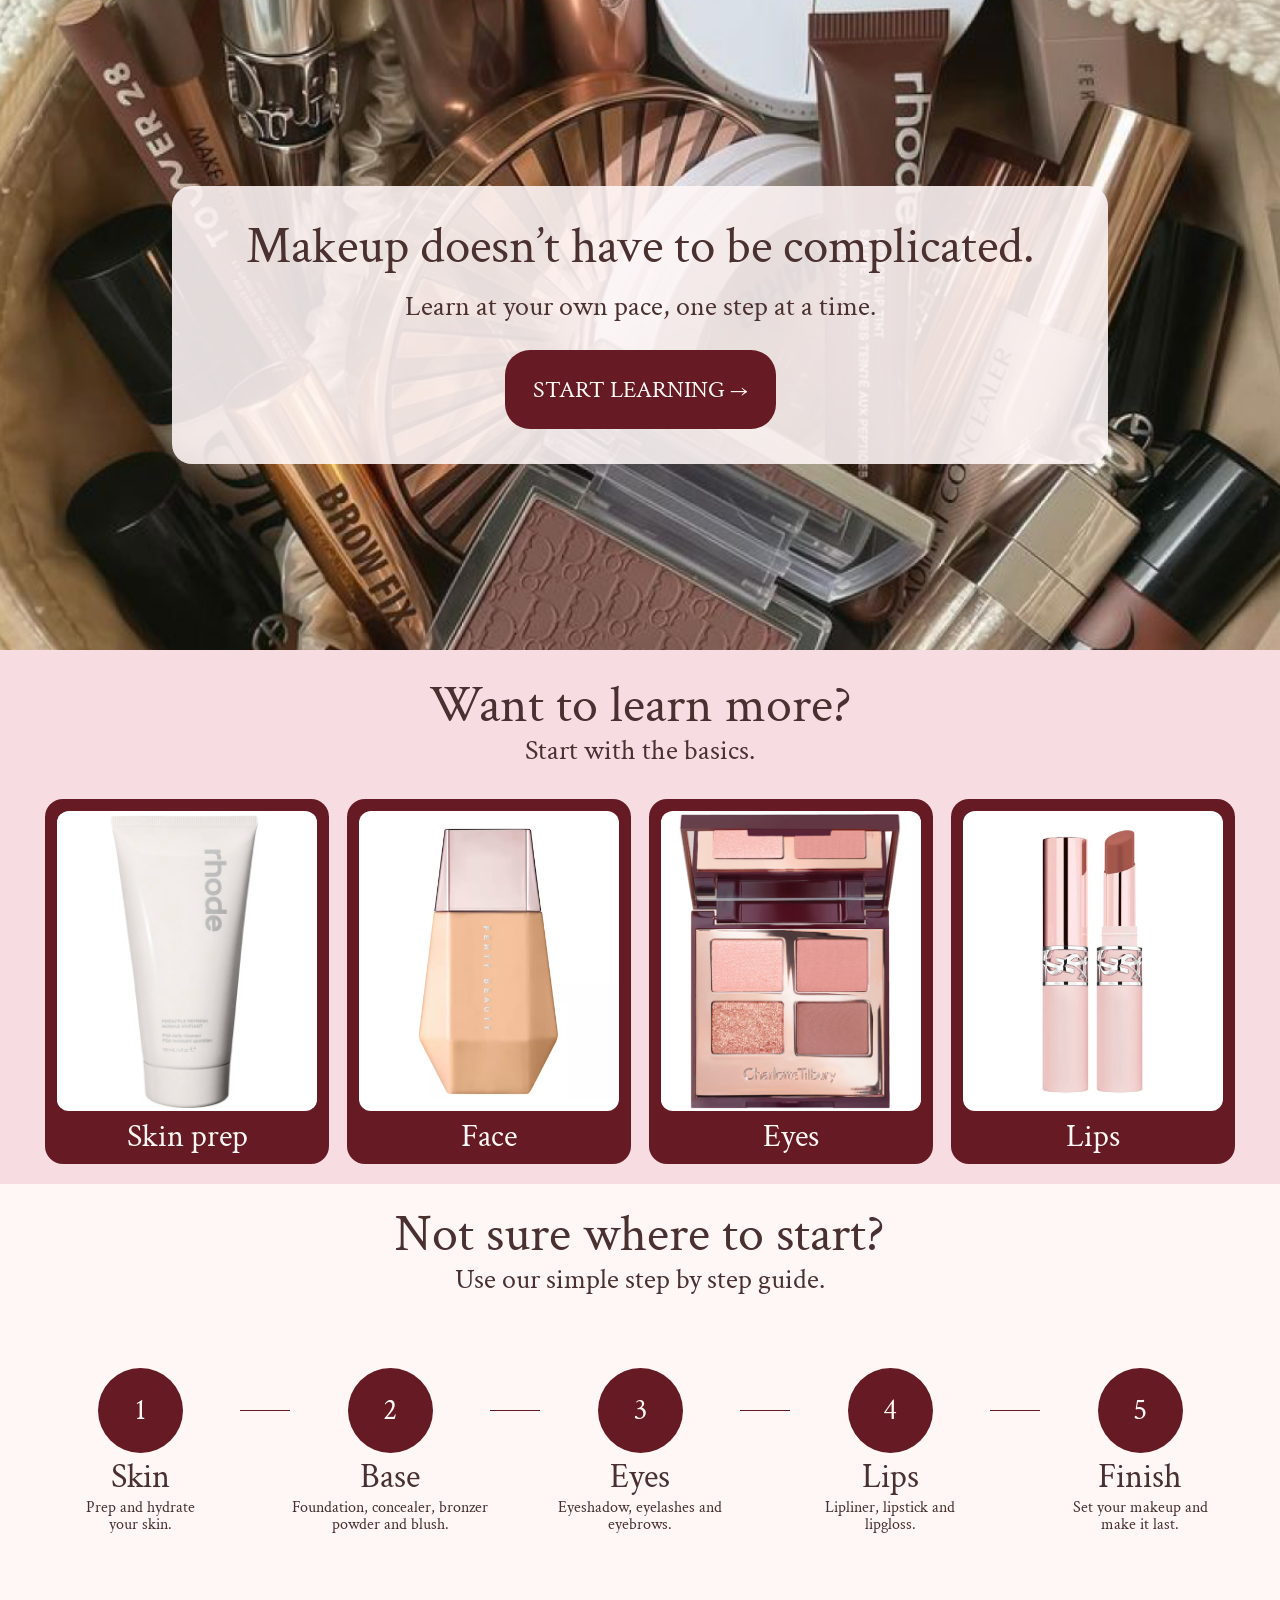
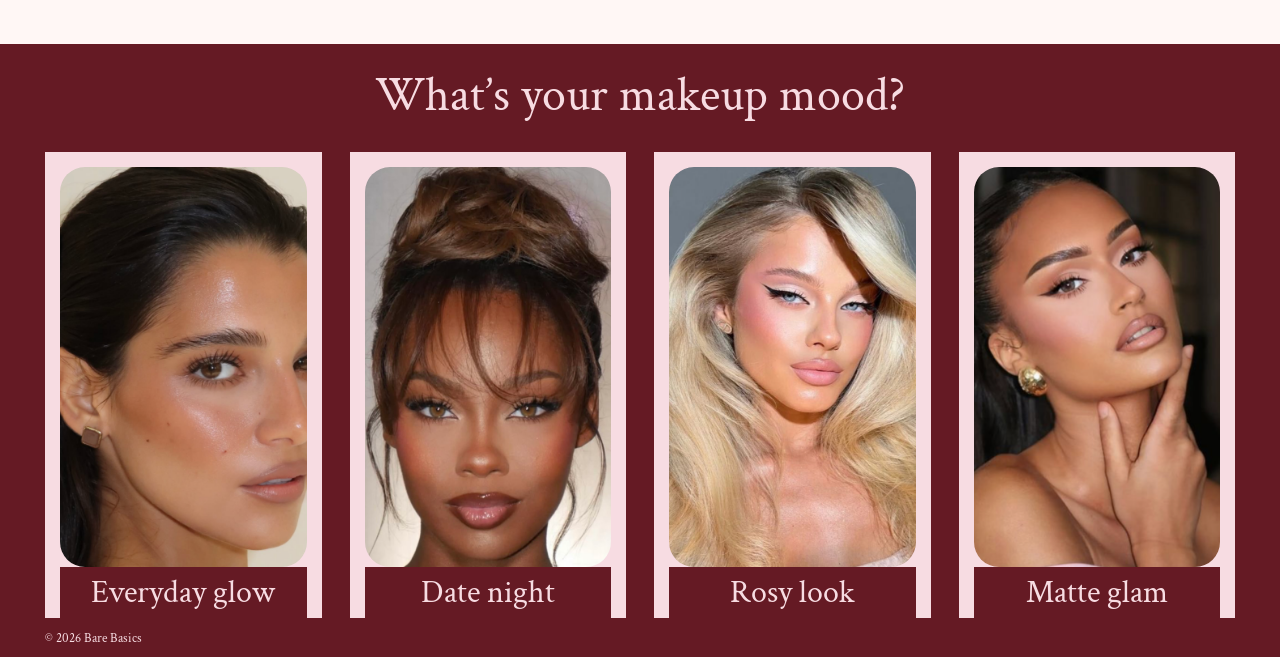
<file: index.html>
<!DOCTYPE html>
<html lang="en">

<head>
    <meta charset="UTF-8">
    <meta name="viewport" content="width=device-width, initial-scale=1.0">

    <title>Bare Basics</title>

    <link rel="stylesheet" href="style.css">

    <link rel="preconnect" href="https://fonts.googleapis.com">
    <link rel="preconnect" href="https://fonts.gstatic.com" crossorigin>
    <link href="https://fonts.googleapis.com/css2?family=Crimson+Text:wght@400;600&display=swap" rel="stylesheet">

    <link rel="apple-touch-icon" sizes="180x180" href="/apple-touch-icon.png">
    <link rel="icon" type="image/png" sizes="32x32" href="/favicon-32x32.png">
    <link rel="icon" type="image/png" sizes="16x16" href="/favicon-16x16.png">
    <link rel="manifest" href="/site.webmanifest">

    <style>
        html {
            scroll-behavior: smooth;
        }

        /* HERO BACKGROUND IMAGE */
        .hero {
            background-image: url("./hero.jpg");
            background-size: cover;
            background-position: center;
            background-repeat: no-repeat;
        }

        /* TRANSPARENT BOX BEHIND HERO TEXT */
        .hero-text {
            background-color: rgba(255, 248, 247, 0.88);
            padding: 35px;
            border-radius: 20px;
        }
    </style>
</head>

<body>

    <!-- HERO -->
    <section class="hero">

        <div class="hero-text">
            <h1>Makeup doesn’t have to be complicated.</h1>
            <p>Learn at your own pace, one step at a time.</p>

            <a href="#categories" class="button">
                START LEARNING →
            </a>
        </div>

    </section>


    <!-- CATEGORIES -->
    <section class="categories" id="categories">

        <h2>Want to learn more?</h2>
        <p class="subtitle">Start with the basics.</p>

        <div class="category-grid">

            <!-- SKIN PREP -->
            <a href="skinprep.html" class="category-card">
                <div class="category-image">
                    <img src="./rhode.png" alt="Skin prep">
                </div>
                <p>Skin prep</p>
            </a>

            <!-- FACE -->
            <a href="face.html" class="category-card">
                <div class="category-image">
                    <img src="./fenty meik.png" alt="Face makeup">
                </div>
                <p>Face</p>
            </a>

            <!-- EYES -->
            <a href="eyes.html" class="category-card">
                <div class="category-image">
                    <img src="./charlotte.png" alt="Eyeshadow">
                </div>
                <p>Eyes</p>
            </a>

            <!-- LIPS -->
            <a href="lips.html" class="category-card">
                <div class="category-image">
                    <img src="./ysl varalitur.png" alt="Lipstick">
                </div>
                <p>Lips</p>
            </a>

        </div>

    </section>


    <!-- STEP BY STEP -->
    <section class="steps" id="steps">

        <h2>Not sure where to start?</h2>
        <p class="subtitle">Use our simple step by step guide.</p>

        <div class="step-container">

            <div class="step">
                <div class="circle">1</div>
                <h3>Skin</h3>
                <p>Prep and hydrate<br>your skin.</p>
            </div>

            <div class="line"></div>

            <div class="step">
                <div class="circle">2</div>
                <h3>Base</h3>
                <p>Foundation, concealer, bronzer<br>powder and blush.</p>
            </div>

            <div class="line"></div>

            <div class="step">
                <div class="circle">3</div>
                <h3>Eyes</h3>
                <p>Eyeshadow, eyelashes and<br>eyebrows.</p>
            </div>

            <div class="line"></div>

            <div class="step">
                <div class="circle">4</div>
                <h3>Lips</h3>
                <p>Lipliner, lipstick and<br>lipgloss.</p>
            </div>

            <div class="line"></div>

            <div class="step">
                <div class="circle">5</div>
                <h3>Finish</h3>
                <p>Set your makeup and<br>make it last.</p>
            </div>

        </div>

    </section>


    <!-- MAKEUP MOOD -->
    <section class="mood" id="mood">

        <h2>What’s your makeup mood?</h2>

        <div class="mood-grid">

            <a href="looks.html#everyday-glow" class="mood-card">
                <div class="mood-image">
                    <img src="./glowy.png" alt="Everyday glow">
                </div>
                <p>Everyday glow</p>
            </a>

            <a href="looks.html#date-night" class="mood-card">
                <div class="mood-image">
                    <img src="./date.png" alt="Date night">
                </div>
                <p>Date night</p>
            </a>

            <a href="looks.html#rosy-look" class="mood-card">
                <div class="mood-image">
                    <img src="./rosy.png" alt="Rosy look">
                </div>
                <p>Rosy look</p>
            </a>

            <a href="looks.html#matte-glam" class="mood-card">
                <div class="mood-image">
                    <img src="./matte.png" alt="Matte glam">
                </div>
                <p>Matte glam</p>
            </a>

        </div>

        <p class="copyright">© 2026 Bare Basics</p>

    </section>

</body>

</html>
</file>
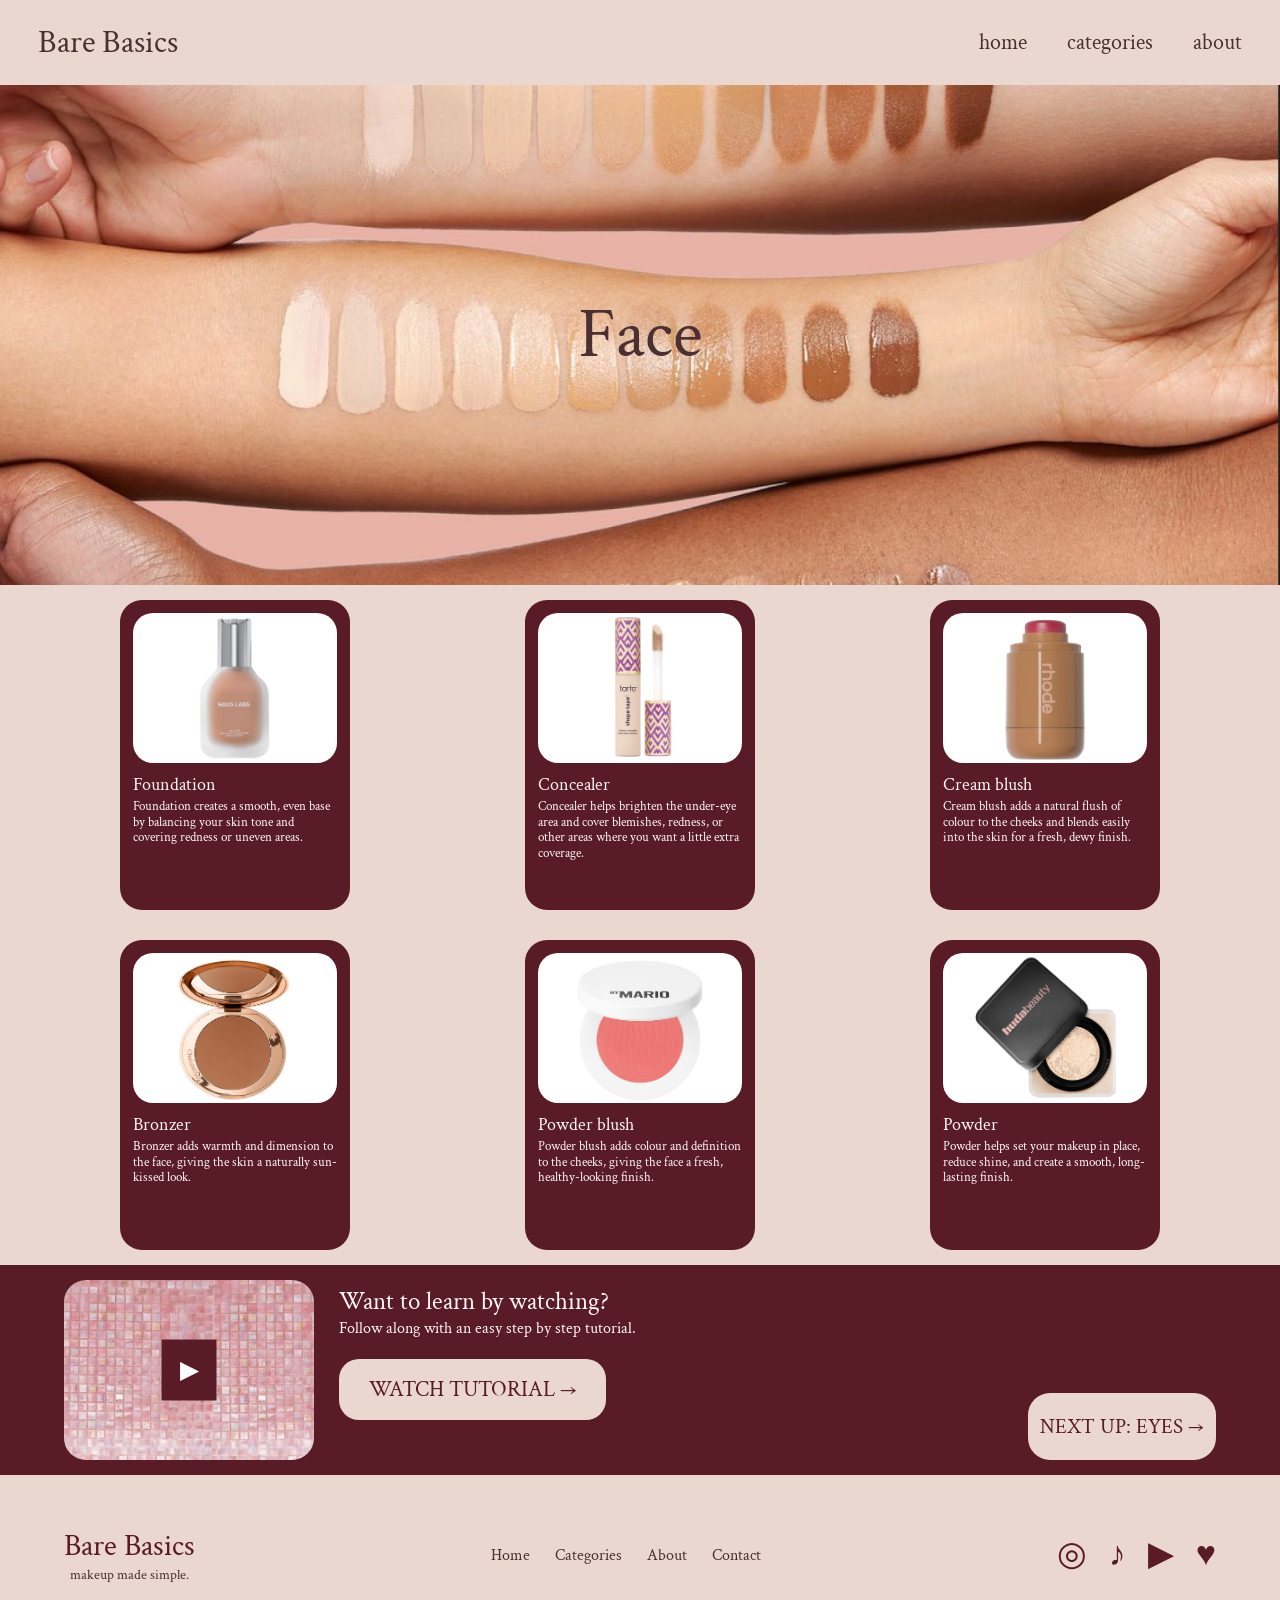
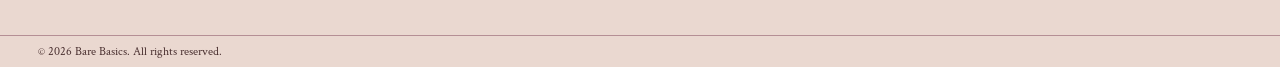
<file: face.html>
<!DOCTYPE html>
<html lang="en">

<head>
    <meta charset="UTF-8">
    <meta name="viewport" content="width=device-width, initial-scale=1.0">

    <title>Face | Bare Basics</title>

    <link rel="stylesheet" href="face.css">

    <link rel="preconnect" href="https://fonts.googleapis.com">
    <link rel="preconnect" href="https://fonts.gstatic.com" crossorigin>

    <link href="https://fonts.googleapis.com/css2?family=Crimson+Text:wght@400;600&display=swap" rel="stylesheet">
</head>

<body>

    <!-- HEADER -->
    <header class="header">

        <a href="index.html" class="logo">
            Bare Basics
        </a>

        <nav class="navigation">
            <a href="index.html">home</a>
            <a href="index.html#categories">categories</a>
            <a href="about.html">about</a>
        </nav>

    </header>


    <!-- HERO IMAGE -->
    <section class="face-hero">
        <h1>Face</h1>
    </section>


    <!-- MAKEUP PRODUCTS -->
    <main class="face-content">

        <section class="product-grid">

            <!-- FOUNDATION -->
            <article class="product-card">

                <div class="product-image">
                    <img src="./meik.png" alt="Foundation">
                </div>

                <div class="product-description">
                    <h2>Foundation</h2>
                    <p>
                        Foundation creates a smooth,
                        even base by balancing your
                        skin tone and covering redness
                        or uneven areas.
                    </p>
                </div>

            </article>


            <!-- CONCEALER -->
            <article class="product-card">

                <div class="product-image">
                    <img src="./hyljari.png" alt="Concealer">
                </div>

                <div class="product-description">
                    <h2>Concealer</h2>
                    <p>
                        Concealer helps brighten the
                        under-eye area and cover
                        blemishes, redness, or other
                        areas where you want a little
                        extra coverage.
                    </p>
                </div>

            </article>


            <!-- CREAM BLUSH -->
            <article class="product-card">

                <div class="product-image">
                    <img src="./blush.krem.png" alt="Cream blush">
                </div>

                <div class="product-description">
                    <h2>Cream blush</h2>
                    <p>
                        Cream blush adds a natural flush
                        of colour to the cheeks and
                        blends easily into the skin
                        for a fresh, dewy finish.
                    </p>
                </div>

            </article>


            <!-- BRONZER -->
            <article class="product-card">

                <div class="product-image">
                    <img src="./bronzer.png" alt="Bronzer">
                </div>

                <div class="product-description">
                    <h2>Bronzer</h2>
                    <p>
                        Bronzer adds warmth and
                        dimension to the face,
                        giving the skin a naturally
                        sun-kissed look.
                    </p>
                </div>

            </article>


            <!-- POWDER BLUSH -->
            <article class="product-card">

                <div class="product-image">
                    <img src="./blush.png" alt="Powder blush">
                </div>

                <div class="product-description">
                    <h2>Powder blush</h2>
                    <p>
                        Powder blush adds colour and
                        definition to the cheeks,
                        giving the face a fresh,
                        healthy-looking finish.
                    </p>
                </div>

            </article>


            <!-- POWDER -->
            <article class="product-card">

                <div class="product-image">
                    <img src="./powder.png" alt="Setting powder">
                </div>

                <div class="product-description">
                    <h2>Powder</h2>
                    <p>
                        Powder helps set your makeup
                        in place, reduce shine,
                        and create a smooth,
                        long-lasting finish.
                    </p>
                </div>

            </article>

        </section>

    </main>


    <!-- TUTORIAL SECTION -->
    <section class="tutorial">

        <div class="tutorial-image">

            <img src="./pink.tiles.jpg" alt="Makeup tutorial preview">

            <span class="play-icon">▶</span>

        </div>

        <div class="tutorial-text">

            <h2>Want to learn by watching?</h2>

            <p>
                Follow along with an easy
                step by step tutorial.
            </p>

            <a href="https://www.youtube.com/" target="_blank" rel="noopener noreferrer" class="tutorial-button">
                WATCH TUTORIAL →
            </a>

        </div>

        <div class="next-container">

            <a href="eyes.html" class="next-button">
                NEXT UP: EYES →
            </a>

        </div>

    </section>


    <!-- FOOTER -->
    <footer class="footer">

        <div class="footer-brand">
            <a href="index.html">Bare Basics</a>
            <p>makeup made simple.</p>
        </div>

        <nav class="footer-nav">

            <a href="index.html">Home</a>
            <a href="index.html#categories">Categories</a>
            <a href="about.html">About</a>
            <a href="mailto:hello@example.com">Contact</a>

        </nav>

        <div class="socials">

            <a href="https://www.instagram.com/" target="_blank" rel="noopener noreferrer" aria-label="Instagram">◎</a>

            <a href="https://www.tiktok.com/" target="_blank" rel="noopener noreferrer" aria-label="TikTok">♪</a>

            <a href="https://www.youtube.com/" target="_blank" rel="noopener noreferrer" aria-label="YouTube">▶</a>

            <span aria-label="Made with love">♥</span>

        </div>

    </footer>

    <p class="copyright">
        © 2026 Bare Basics. All rights reserved.
    </p>

</body>

</html>
</file>
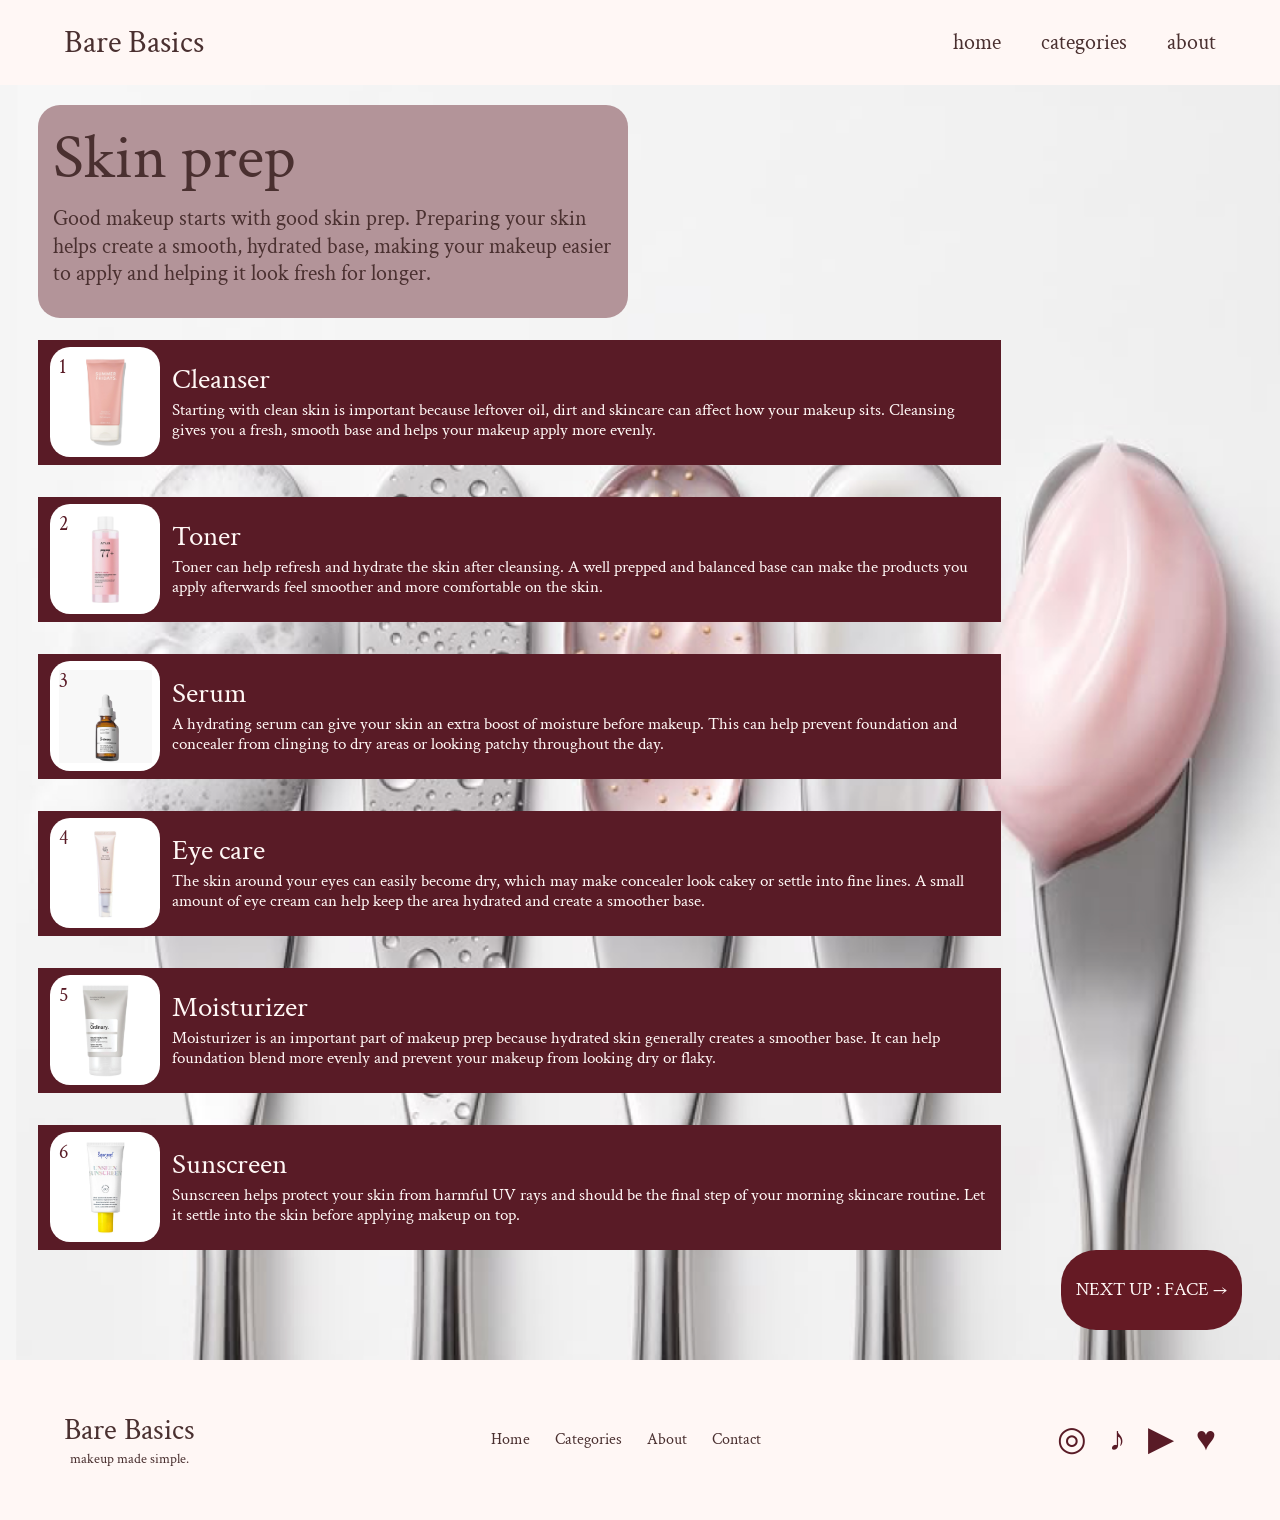
<file: skinprep.html>
<!DOCTYPE html>
<html lang="en">

<head>
    <meta charset="UTF-8">
    <meta name="viewport" content="width=device-width, initial-scale=1.0">

    <title>Skin Prep | Bare Basics</title>

    <link rel="stylesheet" href="skinprep.css">

    <link rel="preconnect" href="https://fonts.googleapis.com">

    <link rel="preconnect" href="https://fonts.gstatic.com" crossorigin>

    <link href="https://fonts.googleapis.com/css2?family=Crimson+Text:wght@400;600&display=swap" rel="stylesheet">
</head>

<body>

    <!-- HEADER -->
    <header class="header">

        <a href="index.html" class="logo">
            Bare Basics
        </a>

        <nav class="navigation">
            <a href="index.html">home</a>
            <a href="index.html#categories">categories</a>
            <a href="about.html">about</a>
        </nav>

    </header>


    <!-- MAIN SKIN PREP PAGE -->
    <main class="skin-page">

        <!-- INTRODUCTION -->
        <section class="intro">

            <h1>Skin prep</h1>

            <p>
                Good makeup starts with good skin prep.
                Preparing your skin helps create a smooth,
                hydrated base, making your makeup easier
                to apply and helping it look fresh for longer.
            </p>

        </section>


        <!-- SKINCARE STEPS -->
        <section class="skincare-steps" aria-label="Skin preparation steps">

            <!-- STEP 1 -->
            <article class="skincare-card">

                <div class="product-image">
                    <span class="number">1</span>
                    <img src="./summerfriday.jpeg" alt="Cleanser product">
                </div>

                <div class="product-text">
                    <h2>Cleanser</h2>

                    <p>
                        Starting with clean skin is important
                        because leftover oil, dirt and skincare
                        can affect how your makeup sits.
                        Cleansing gives you a fresh, smooth
                        base and helps your makeup apply
                        more evenly.
                    </p>
                </div>

            </article>


            <!-- STEP 2 -->
            <article class="skincare-card">

                <div class="product-image">
                    <span class="number">2</span>
                    <img src="./anua.jpeg" alt="Toner product">
                </div>

                <div class="product-text">
                    <h2>Toner</h2>

                    <p>
                        Toner can help refresh and hydrate
                        the skin after cleansing.
                        A well prepped and balanced base
                        can make the products you apply
                        afterwards feel smoother and more
                        comfortable on the skin.
                    </p>
                </div>

            </article>


            <!-- STEP 3 -->
            <article class="skincare-card">

                <div class="product-image">
                    <span class="number">3</span>
                    <img src="./theordinar.jpeg" alt="Serum product">
                </div>

                <div class="product-text">
                    <h2>Serum</h2>

                    <p>
                        A hydrating serum can give your skin
                        an extra boost of moisture before
                        makeup. This can help prevent
                        foundation and concealer from
                        clinging to dry areas or looking
                        patchy throughout the day.
                    </p>
                </div>

            </article>


            <!-- STEP 4 -->
            <article class="skincare-card">

                <div class="product-image">
                    <span class="number">4</span>
                    <img src="./korea.jpeg" alt="Eye care product">
                </div>

                <div class="product-text">
                    <h2>Eye care</h2>

                    <p>
                        The skin around your eyes can easily
                        become dry, which may make concealer
                        look cakey or settle into fine lines.
                        A small amount of eye cream can help
                        keep the area hydrated and create
                        a smoother base.
                    </p>
                </div>

            </article>


            <!-- STEP 5 -->
            <article class="skincare-card">

                <div class="product-image">
                    <span class="number">5</span>
                    <img src="./rakakrem.jpeg" alt="Moisturizer product">
                </div>

                <div class="product-text">
                    <h2>Moisturizer</h2>

                    <p>
                        Moisturizer is an important part of
                        makeup prep because hydrated skin
                        generally creates a smoother base.
                        It can help foundation blend more
                        evenly and prevent your makeup
                        from looking dry or flaky.
                    </p>
                </div>

            </article>


            <!-- STEP 6 -->
            <article class="skincare-card">

                <div class="product-image">
                    <span class="number">6</span>
                    <img src="./solarvorn.jpeg" alt="Sunscreen product">
                </div>

                <div class="product-text">
                    <h2>Sunscreen</h2>

                    <p>
                        Sunscreen helps protect your skin
                        from harmful UV rays and should
                        be the final step of your morning
                        skincare routine. Let it settle
                        into the skin before applying
                        makeup on top.
                    </p>
                </div>

            </article>

        </section>


        <!-- NEXT PAGE BUTTON -->
        <div class="next-container">

            <a href="face.html" class="next-button">
                NEXT UP : FACE →
            </a>

        </div>

    </main>


    <!-- FOOTER -->
    <footer class="footer">

        <div class="footer-brand">
            <a href="index.html">Bare Basics</a>
            <p>makeup made simple.</p>
        </div>

        <nav class="footer-nav">
            <a href="index.html">Home</a>
            <a href="index.html#categories">Categories</a>
            <a href="about.html">About</a>
            <a href="mailto:hello@example.com">Contact</a>
        </nav>

        <div class="socials">

            <a href="https://www.instagram.com/" target="_blank" rel="noopener noreferrer" aria-label="Instagram">◎</a>

            <a href="https://www.tiktok.com/" target="_blank" rel="noopener noreferrer" aria-label="TikTok">♪</a>

            <a href="https://www.youtube.com/" target="_blank" rel="noopener noreferrer" aria-label="YouTube">▶</a>

            <span aria-label="Made with love">♥</span>

        </div>
        <a href="face.html" class="next-button">
            NEXT UP : FACE →
        </a>

    </footer>

</body>

</html>
</file>
<file: style.css>
/* --------------------
   GENERAL
-------------------- */

* {
  box-sizing: border-box;
  margin: 0;
  padding: 0;
}

html {
  scroll-behavior: smooth;
}

body {
  font-family: "Crimson Text", serif;
  color: #4a3030;
  background-color: #fff7f5;
}

/* --------------------
   HERO
-------------------- */

.hero {
  min-height: 650px;

  /* Image in the same folder as style.css */
  background-image: url("./hero.jpg");
  background-size: cover;
  background-position: center;
  background-repeat: no-repeat;

  display: flex;
  align-items: center;
  justify-content: center;

  text-align: center;
  padding: 80px 40px;
}

.hero-text {
  width: 78%;
  max-width: 1050px;

  background-color: rgba(255, 247, 245, 0.9);
  border-radius: 35px;

  text-align: center;
  padding: 45px 40px 35px;

  display: flex;
  flex-direction: column;
  align-items: center;
}

.hero h1 {
  font-size: clamp(38px, 4vw, 64px);
  font-weight: 400;
  line-height: 1;
  color: #4b3030;
  margin-bottom: 10px;
}

.hero-text p {
  font-size: 28px;
  color: #4b3030;
  margin-top: 5px;
}

/* --------------------
   BUTTONS
-------------------- */

.button,
.hero-button {
  display: block;
  width: fit-content;

  background-color: #651a24;
  color: #fff7f5;

  text-decoration: none;
  text-align: center;

  font-family: "Crimson Text", serif;
  font-size: 24px;

  padding: 24px 28px;
  border-radius: 25px;

  margin-top: 25px;

  cursor: pointer;

  transition:
    background-color 0.3s ease,
    box-shadow 0.3s ease;
}

.button:hover,
.hero-button:hover {
  background-color: #8a3440;
  box-shadow: 0 5px 15px rgba(0, 0, 0, 0.15);
}

.button:focus-visible,
.hero-button:focus-visible,
.category-card:focus-visible,
.mood-card:focus-visible {
  outline: 3px solid #b58f95;
  outline-offset: 4px;
}

/* --------------------
   CATEGORIES
-------------------- */

.categories {
  background-color: #f7dce2;
  text-align: center;
  padding: 30px 45px 20px;
}

.categories h2,
.steps h2 {
  font-size: 52px;
  font-weight: 400;
  line-height: 1;
}

.subtitle {
  font-size: 28px;
  margin-bottom: 30px;
}

.category-grid {
  max-width: 1500px;
  margin: auto;

  display: grid;
  grid-template-columns: repeat(4, 1fr);
  gap: 18px;
}

.category-card {
  display: block;

  background-color: #651a24;
  border-radius: 18px;

  padding: 12px 12px 0;

  text-decoration: none;
  color: #fff7f5;

  cursor: pointer;

  transition:
    transform 0.2s ease,
    background-color 0.2s ease;
}

.category-card:hover {
  transform: translateY(-5px);
  background-color: #b58f95;
}

.category-image {
  background-color: white;
  border-radius: 12px;

  height: 300px;
  overflow: hidden;

  display: flex;
  align-items: center;
  justify-content: center;
}

.category-image img {
  width: 100%;
  height: 100%;
  object-fit: contain;
}

.category-card > p {
  font-size: 32px;
  line-height: 1.15;
  padding: 8px;
}

/* --------------------
   STEP BY STEP
-------------------- */

.steps {
  background-color: #fff7f5;
  text-align: center;
  padding: 25px 40px 110px;
}

.steps .subtitle {
  margin-bottom: 70px;
}

.step-container {
  max-width: 1400px;
  margin: auto;

  display: flex;
  align-items: flex-start;
  justify-content: center;
}

.step {
  width: 200px;
  text-align: center;
  flex-shrink: 0;
}

.circle {
  width: 85px;
  height: 85px;

  border-radius: 50%;
  margin: auto;

  background-color: #651a24;
  color: #fff7f5;

  display: flex;
  align-items: center;
  justify-content: center;

  font-size: 30px;
}

.step h3 {
  font-size: 34px;
  font-weight: 400;
  line-height: 1;
  margin-top: 7px;
}

.step p {
  font-size: 16px;
  line-height: 1.1;
  margin-top: 5px;
}

.line {
  width: 100px;
  height: 1px;

  background-color: #651a24;
  margin-top: 42px;

  flex-shrink: 1;
}

/* --------------------
   MAKEUP MOOD
-------------------- */

.mood {
  background-color: #651a24;
  color: #f7dce2;

  padding: 20px 45px 10px;
  text-align: center;
}

.mood h2 {
  font-size: 48px;
  font-weight: 400;
  margin-bottom: 25px;
}

.mood-grid {
  max-width: 1500px;
  margin: auto;

  display: grid;
  grid-template-columns: repeat(4, 1fr);
  gap: 28px;
}

.mood-card {
  display: block;

  background-color: #f7dce2;
  padding: 15px 15px 0;

  text-decoration: none;
  color: #f7dce2;

  cursor: pointer;

  transition: transform 0.3s ease;
}

.mood-card:hover {
  transform: translateY(-5px);
}

.mood-image {
  height: 400px;
  overflow: hidden;
  border-radius: 25px;
}

.mood-image img {
  width: 100%;
  height: 100%;
  object-fit: cover;
}

.mood-card p {
  background-color: #651a24;
  font-size: 32px;
  padding: 5px 0;
}

.copyright {
  text-align: left;
  font-size: 13px;
  margin-top: 12px;
}

/* --------------------
   MOBILE
-------------------- */

@media (max-width: 700px) {
  .hero {
    min-height: 500px;
    padding: 60px 15px;
    background-position: center;
  }

  .hero-text {
    width: 100%;
    padding: 30px 15px;
    border-radius: 25px;
  }

  .hero h1 {
    font-size: 36px;
  }

  .hero-text p {
    font-size: 22px;
  }

  .button,
  .hero-button {
    font-size: 18px;
    padding: 18px 20px;
  }

  .categories {
    padding: 30px 15px;
  }

  .categories h2,
  .steps h2 {
    font-size: 36px;
  }

  .subtitle {
    font-size: 21px;
  }

  .category-grid {
    grid-template-columns: repeat(2, 1fr);
    gap: 12px;
  }

  .category-image {
    height: 180px;
  }

  .category-card > p {
    font-size: 24px;
  }

  .steps {
    padding: 35px 15px 60px;
  }

  .step-container {
    flex-direction: column;
    align-items: center;
    gap: 15px;
  }

  .line {
    width: 1px;
    height: 35px;
    margin: 0;
  }

  .step {
    width: 100%;
  }

  .step p {
    font-size: 17px;
  }

  .mood {
    padding: 30px 15px 15px;
  }

  .mood h2 {
    font-size: 36px;
  }

  .mood-grid {
    grid-template-columns: repeat(2, 1fr);
    gap: 15px;
  }

  .mood-image {
    height: 250px;
  }

  .mood-card {
    padding: 8px 8px 0;
  }

  .mood-card p {
    font-size: 22px;
  }
}

/* --------------------
   REDUCED MOTION
-------------------- */

@media (prefers-reduced-motion: reduce) {
  html {
    scroll-behavior: auto;
  }

  .button,
  .hero-button,
  .category-card,
  .mood-card {
    transition: none;
  }
}
</file>
<file: face.css>
/* --------------------
   GENERAL
-------------------- */

* {
  margin: 0;
  padding: 0;
  box-sizing: border-box;
}

html {
  scroll-behavior: smooth;
}

body {
  font-family: "Crimson Text", serif;
  background-color: #ead8d0;
  color: #4a3030;
}

a {
  text-decoration: none;
  color: inherit;
}

/* --------------------
   HEADER
-------------------- */

.header {
  background-color: #ead8d0;
  min-height: 85px;
  padding: 20px 3%;

  display: flex;
  align-items: center;
  justify-content: space-between;
}

.logo {
  font-size: 32px;
}

.navigation {
  display: flex;
  gap: 40px;
}

.navigation a {
  font-size: 22px;
  transition: color 0.3s ease;
}

.navigation a:hover {
  color: #9c6d78;
}

/* --------------------
   HERO IMAGE
-------------------- */

.face-hero {
  height: 500px;

  background-image: url("./face.hero.jpg");
  background-size: cover;
  background-position: center;
  background-repeat: no-repeat;

  display: flex;
  align-items: center;
  justify-content: center;
}

.face-hero h1 {
  font-size: 70px;
  font-weight: 400;
  color: #4a3030;
}

/* --------------------
   PRODUCT SECTION
-------------------- */

.face-content {
  background-color: #ead8d0;
  padding: 15px 6%;
}

.product-grid {
  max-width: 1200px;
  margin: 0 auto;

  display: grid;
  grid-template-columns: repeat(3, 1fr);

  column-gap: 90px;
  row-gap: 30px;

  justify-items: center;
}

/* --------------------
   PRODUCT CARDS
-------------------- */

.product-card {
  width: 100%;
  max-width: 230px;
  min-height: 310px;

  background-color: #591b26;
  color: #fff7f5;

  border-radius: 22px;
  padding: 13px;

  position: relative;
}

/* --------------------
   PRODUCT IMAGES
-------------------- */

.product-image {
  width: 100%;
  height: 150px;

  background-color: white;
  border-radius: 20px;
  overflow: hidden;

  display: flex;
  align-items: center;
  justify-content: center;
}

.product-image img {
  width: 100%;
  height: 100%;
  object-fit: contain;
}

/* --------------------
   PRODUCT DESCRIPTIONS
-------------------- */

.product-description {
  padding-top: 10px;
}

.product-description h2 {
  font-size: 18px;
  font-weight: 400;
  margin-bottom: 3px;
}

.product-description p {
  font-size: 13px;
  line-height: 1.2;
}

/* --------------------
   TUTORIAL SECTION
-------------------- */

.tutorial {
  background-color: #591b26;
  color: #fff7f5;

  min-height: 210px;
  padding: 15px 5%;

  display: flex;
  align-items: flex-start;
  gap: 25px;

  position: relative;
}

.tutorial-image {
  width: 250px;
  height: 180px;
  flex-shrink: 0;

  position: relative;
  overflow: hidden;
  border-radius: 22px;
}

.tutorial-image img {
  width: 100%;
  height: 100%;
  object-fit: cover;
}

.play-icon {
  position: absolute;
  top: 50%;
  left: 50%;

  transform: translate(-50%, -50%);

  background-color: #591b26;
  color: white;

  padding: 14px 18px;
  font-size: 25px;
}

.tutorial-text {
  padding-top: 5px;
}

.tutorial-text h2 {
  font-size: 25px;
  font-weight: 400;
}

.tutorial-text p {
  font-size: 16px;
}

.tutorial-button {
  display: inline-block;

  background-color: #ead8d0;
  color: #591b26;

  padding: 16px 30px;
  border-radius: 20px;

  font-size: 22px;
  margin-top: 20px;

  cursor: pointer;
  transition: background-color 0.3s;
}

.tutorial-button:hover {
  background-color: #f7dce2;
}

/* --------------------
   NEXT UP BUTTON
-------------------- */

.next-container {
  margin-left: auto;
  align-self: flex-end;
  flex-shrink: 0;
}

.next-button {
  display: inline-block;

  background-color: #ead8d0;
  color: #591b26;

  padding: 20px 12px;
  border-radius: 22px;

  font-size: 21px;
  white-space: nowrap;

  cursor: pointer;

  transition:
    background-color 0.3s,
    transform 0.3s;
}

.next-button:hover {
  background-color: #f7dce2;
  transform: translateY(-4px);
}

/* --------------------
   FOOTER
-------------------- */

.footer {
  background-color: #ead8d0;

  min-height: 160px;
  padding: 35px 5%;

  display: flex;
  align-items: center;
  justify-content: space-between;
  gap: 25px;
}

.footer-brand {
  text-align: center;
}

.footer-brand a {
  font-size: 30px;
  color: #591b26;
}

.footer-brand p {
  font-size: 14px;
}

.footer-nav {
  display: flex;
  align-items: center;
  gap: 25px;
}

.footer-nav a {
  font-size: 16px;
}

.footer-nav a:hover {
  text-decoration: underline;
}

.socials {
  display: flex;
  align-items: center;
  gap: 22px;

  color: #591b26;
  font-size: 34px;
}

.socials a:hover {
  opacity: 0.6;
}

.copyright {
  background-color: #ead8d0;
  border-top: 1px solid #b58f95;
  padding: 8px 3%;

  font-size: 12px;
}

/* --------------------
   TABLET
-------------------- */

@media (max-width: 1000px) {
  .product-grid {
    column-gap: 55px;
  }

  .product-card {
    max-width: 200px;
  }

  .tutorial {
    flex-wrap: wrap;
  }

  .footer {
    flex-wrap: wrap;
  }
}

/* --------------------
   MOBILE
-------------------- */

@media (max-width: 700px) {
  /* HEADER */

  .header {
    padding: 20px 15px;
    gap: 12px;
  }

  .logo {
    font-size: 24px;
  }

  .navigation {
    gap: 12px;
  }

  .navigation a {
    font-size: 16px;
  }

  /* HERO */

  .face-hero {
    height: 280px;
    background-position: center;
  }

  .face-hero h1 {
    font-size: 52px;
  }

  /* PRODUCT SECTION */

  .face-content {
    padding: 25px 18px;
  }

  .product-grid {
    grid-template-columns: repeat(2, minmax(0, 1fr));
    column-gap: 25px;
    row-gap: 25px;
  }

  /* PRODUCT CARDS */

  .product-card {
    width: 100%;
    max-width: none;
    min-height: 290px;
    padding: 9px;
  }

  .product-image {
    height: 125px;
    border-radius: 15px;
  }

  .product-description h2 {
    font-size: 17px;
  }

  .product-description p {
    font-size: 12px;
  }

  /* TUTORIAL */

  .tutorial {
    flex-direction: column;
    align-items: center;
    padding: 25px 15px;
    gap: 20px;
  }

  .tutorial-image {
    width: 100%;
    max-width: 300px;
    height: 180px;
  }

  .tutorial-text {
    text-align: center;
  }

  .tutorial-text h2 {
    font-size: 25px;
  }

  .tutorial-button {
    font-size: 18px;
    padding: 15px 22px;
  }

  /* NEXT BUTTON */

  .next-container {
    margin-left: 0;
    align-self: flex-end;
  }

  .next-button {
    font-size: 18px;
    padding: 16px;
  }

  /* FOOTER */

  .footer {
    flex-direction: column;
    text-align: center;
    padding: 35px 15px;
  }

  .footer-nav {
    flex-wrap: wrap;
    justify-content: center;
    gap: 18px;
  }

  .socials {
    justify-content: center;
  }
}
</file>
<file: skinprep.css>
/* --------------------
   GENERAL
-------------------- */

* {
  margin: 0;
  padding: 0;
  box-sizing: border-box;
}

html {
  scroll-behavior: smooth;
}

body {
  font-family: "Crimson Text", serif;
  color: #4a3030;
  background-color: #fff7f5;
}

a {
  text-decoration: none;
  color: inherit;
}

/* --------------------
   HEADER
-------------------- */

.header {
  background-color: #fff7f5;
  min-height: 85px;
  padding: 20px 5%;

  display: flex;
  align-items: center;
  justify-content: space-between;
}

.logo {
  font-size: 32px;
}

.navigation {
  display: flex;
  gap: 40px;
}

.navigation a {
  font-size: 22px;
  transition: color 0.3s ease;
}

.navigation a:hover {
  color: #a77c85;
}

/* --------------------
   SKIN PREP MAIN PAGE
   BACKGROUND IMAGE
-------------------- */

.skin-page {
  min-height: 1250px;

  /* Your skincare background image */
  background-image: url("./skincare.jpg");

  /* Fill the entire main section */
  background-size: cover;

  /* Keep the image centered */
  background-position: center;

  /* Prevent repeating */
  background-repeat: no-repeat;

  padding: 20px 3% 30px;
}

/* --------------------
   INTRODUCTION BOX
-------------------- */

.intro {
  width: 49%;
  max-width: 600px;

  background-color: #b39499;
  border-radius: 22px;

  padding: 18px 15px 30px;
  margin-bottom: 22px;
}

.intro h1 {
  font-size: 64px;
  font-weight: 400;
  line-height: 1.1;
  margin-bottom: 12px;
}

.intro p {
  font-size: 22px;
  line-height: 1.25;
}

/* --------------------
   SKINCARE STEPS
-------------------- */

.skincare-steps {
  display: flex;
  flex-direction: column;
  gap: 32px;

  width: 80%;
}

/* --------------------
   SKINCARE CARDS
-------------------- */

.skincare-card {
  background-color: #591b26;
  color: #fff7f5;

  display: flex;
  align-items: center;

  min-height: 125px;
  padding: 7px 12px;
  gap: 12px;
}

/* --------------------
   PRODUCT IMAGES
-------------------- */

.product-image {
  position: relative;

  width: 110px;
  height: 110px;
  flex-shrink: 0;

  background-color: white;
  border-radius: 20px;
  overflow: hidden;

  display: flex;
  align-items: center;
  justify-content: center;
}

.product-image img {
  width: 85%;
  height: 95%;
  object-fit: contain;
}

/* PRODUCT NUMBERS */

.number {
  position: absolute;
  top: 7px;
  left: 9px;

  font-size: 20px;
  color: #591b26;
  z-index: 1;
}

/* --------------------
   PRODUCT TEXT
-------------------- */

.product-text {
  flex: 1;
  min-width: 0;
}

.product-text h2 {
  font-size: 29px;
  font-weight: 400;
  line-height: 1.1;
  margin-bottom: 4px;
}

.product-text p {
  font-size: 17px;
  line-height: 1.2;
}

/* --------------------
   NEXT UP BUTTON
-------------------- */

.next-container {
  display: flex;
  justify-content: flex-end;

  margin-top: 0;
  padding: 0 0 0 20px;
}

.next-button {
  display: inline-flex;
  align-items: center;
  justify-content: center;

  min-height: 80px;

  background-color: #651a24;
  color: #fff7f5;

  padding: 20px 15px;
  border-radius: 35px;

  font-size: 19px;
  text-align: center;

  cursor: pointer;

  transition:
    background-color 0.3s ease,
    transform 0.3s ease;
}

.next-button:hover {
  background-color: #8a3440;
  transform: translateY(-4px);
}

/* --------------------
   FOOTER
-------------------- */

.footer {
  background-color: #fff7f5;

  min-height: 160px;
  padding: 35px 5%;

  display: flex;
  align-items: center;
  justify-content: space-between;
  gap: 25px;
}

.footer-brand {
  text-align: center;
}

.footer-brand a {
  font-size: 30px;
}

.footer-brand p {
  font-size: 14px;
}

.footer-nav {
  display: flex;
  align-items: center;
  gap: 25px;
}

.footer-nav a {
  font-size: 16px;
}

.footer-nav a:hover {
  text-decoration: underline;
}

.socials {
  display: flex;
  align-items: center;
  gap: 22px;

  color: #591b26;
  font-size: 34px;
}

.socials a:hover {
  opacity: 0.6;
}

/* Your Next Up button is already inside
   the main section, so hide the duplicate
   button inside the footer. */

.footer > .next-button {
  display: none;
}

/* --------------------
   TABLET
-------------------- */

@media (max-width: 1000px) {
  .intro {
    width: 65%;
  }

  .skincare-steps {
    width: 90%;
  }

  .footer {
    flex-wrap: wrap;
  }
}

/* --------------------
   MOBILE
-------------------- */

@media (max-width: 700px) {
  /* HEADER */

  .header {
    padding: 20px 15px;
    gap: 15px;
  }

  .logo {
    font-size: 25px;
  }

  .navigation {
    gap: 14px;
  }

  .navigation a {
    font-size: 16px;
  }

  /* BACKGROUND IMAGE */

  .skin-page {
    min-height: auto;
    padding: 20px 15px 30px;

    background-image: url("./skincare.jpg");
    background-size: cover;
    background-position: center;
    background-repeat: no-repeat;
  }

  /* INTRODUCTION */

  .intro {
    width: 100%;
    padding: 20px;
  }

  .intro h1 {
    font-size: 48px;
  }

  .intro p {
    font-size: 19px;
  }

  /* SKINCARE STEPS */

  .skincare-steps {
    width: 100%;
    gap: 18px;
  }

  /* PRODUCT CARDS */

  .skincare-card {
    padding: 10px;
    gap: 10px;
    align-items: flex-start;
  }

  .product-image {
    width: 85px;
    height: 100px;
    border-radius: 15px;
  }

  .product-text h2 {
    font-size: 25px;
  }

  .product-text p {
    font-size: 15px;
    line-height: 1.25;
  }

  /* NEXT UP BUTTON */

  .next-container {
    margin-top: 30px;
  }

  .next-button {
    font-size: 17px;
    min-height: 65px;
  }

  /* FOOTER */

  .footer {
    flex-direction: column;
    text-align: center;
    padding: 35px 15px;
  }

  .footer-nav {
    flex-wrap: wrap;
    justify-content: center;
    gap: 18px;
  }

  .socials {
    justify-content: center;
  }
}
</file>
